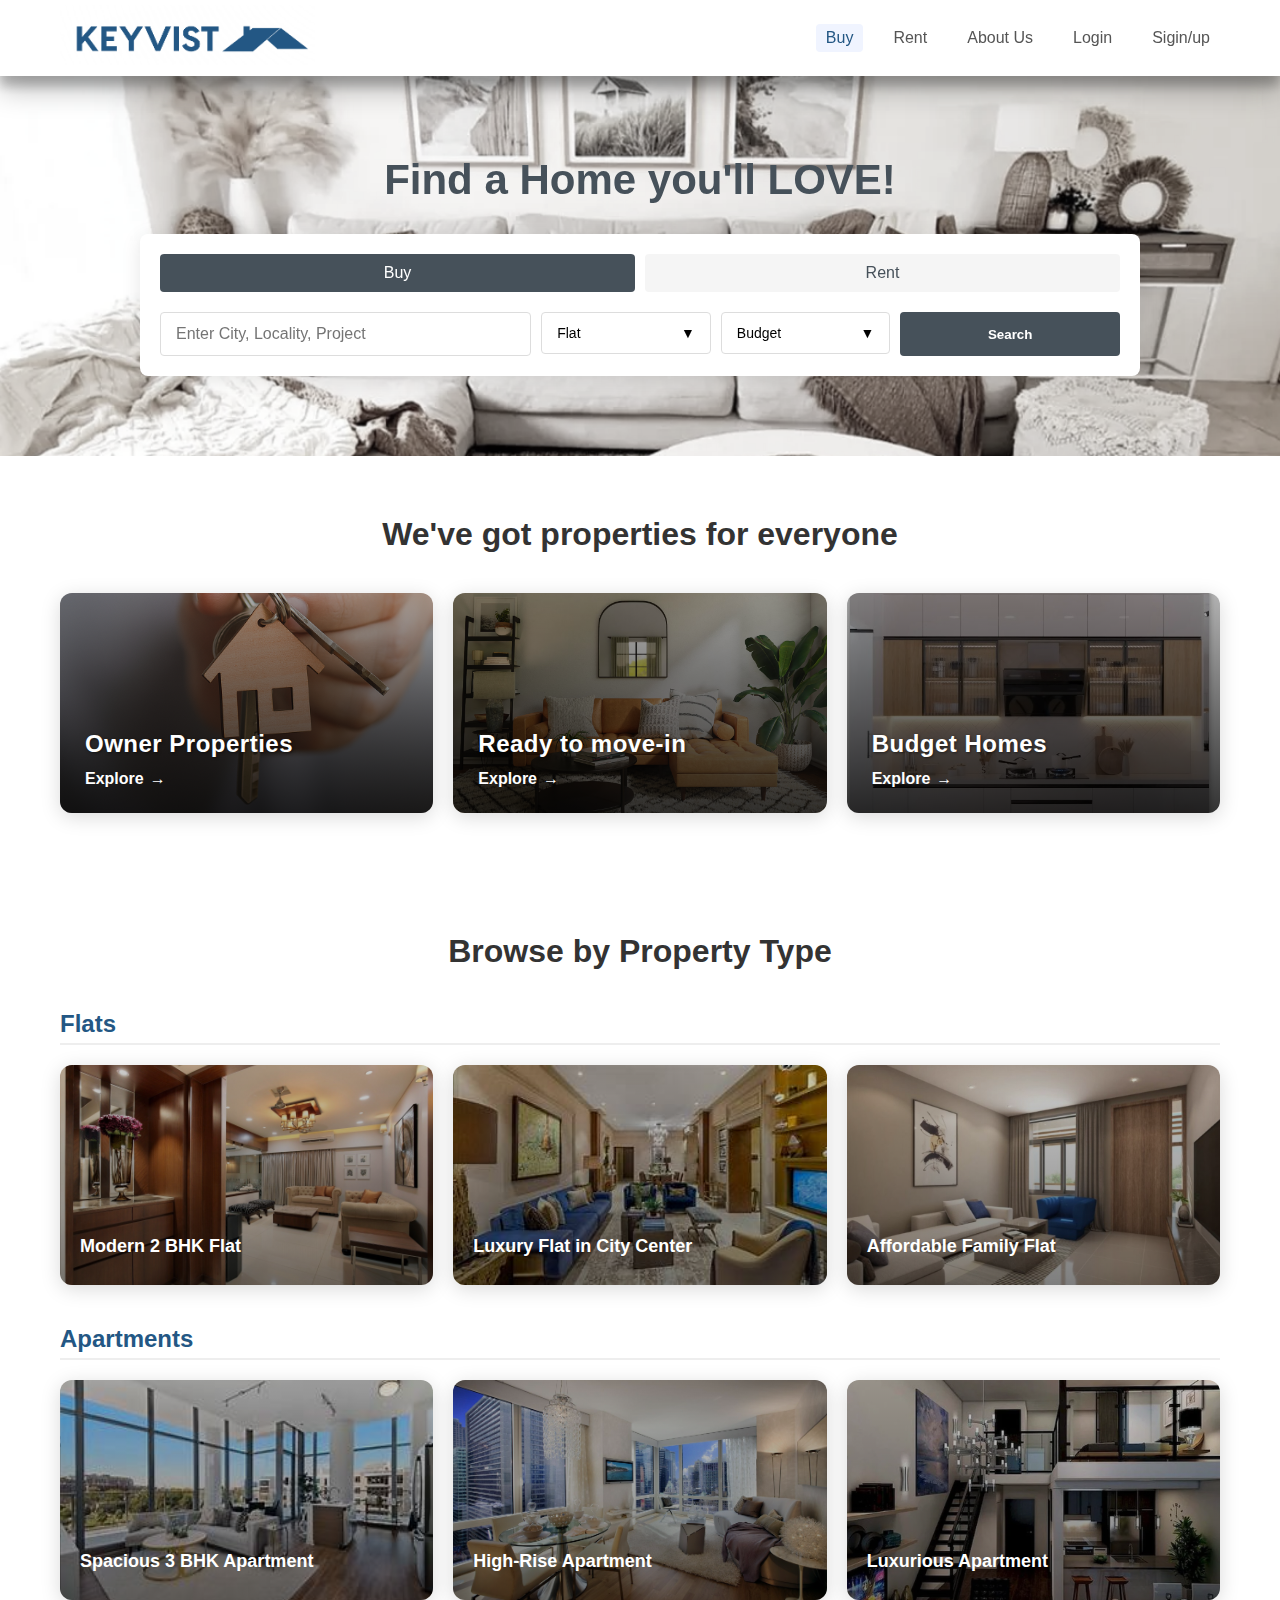
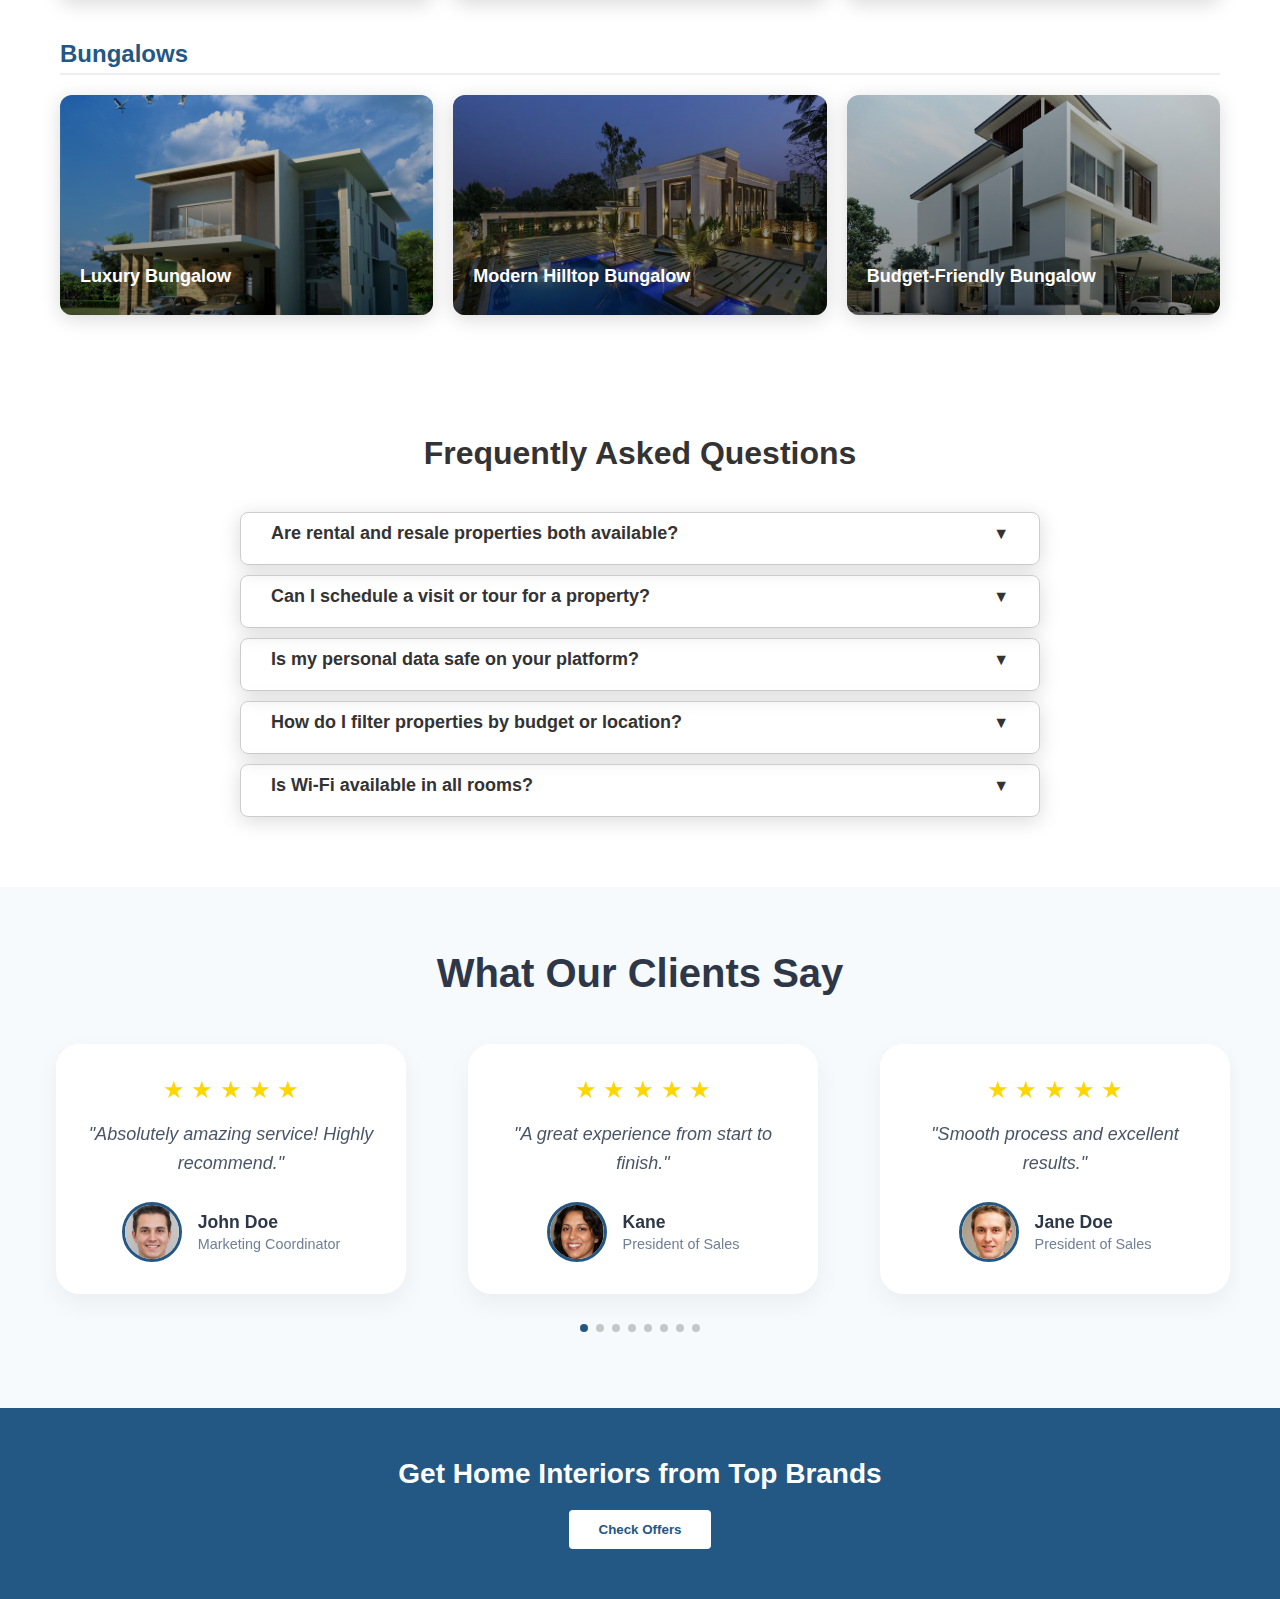
<file: index.html>
<!DOCTYPE html>
<html lang="en">

<head>
    <meta charset="UTF-8">
    <meta name="viewport" content="width=device-width, initial-scale=1.0">
    <title>Find Your Dream Home</title>
    <head>
        <!-- Swiper CSS -->
        <link rel="stylesheet" href="https://cdn.jsdelivr.net/npm/swiper@11/swiper-bundle.min.css" />
        <link rel="stylesheet" href="indexstyle.css">
    </head>

<body>
    <!-- Header Section -->
    <header>
        <div class="container header-container">
            <div class="logo">
                <img src="assets\logo.png" alt="KeyVista Logo" />
            </div>
            <nav class="nav-tabs">
                <a href="#" class="active">Buy</a>
                <a href="#">Rent</a>
                <a href="#">About Us</a>
                <a href="#">Login</a>
                <a href="#">Sigin/up</a>


            </nav>
        </div>
    </header>

    <!-- Hero Section -->
    <section class="hero">
        <div class="container">
            <h1>Find a Home you'll LOVE!</h1>
            <div class="search-container">
                <div class="search-tabs">
                    <div class="search-tab active">Buy</div>
                    <div class="search-tab">Rent</div>

                </div>
                <form class="search-form">
                    <input type="text" class="search-input" placeholder="Enter City, Locality, Project">

                    <div class="dropdown property-type">
                        <button class="dropdown-btn" type="button">Flat <span>▼</span></button>
                        <div class="dropdown-content">
                            <a href="#" data-type="flat">Flat</a>
                            <a href="#" data-type="house">House/Villa</a>

                        </div>
                    </div>

                    <div class="dropdown bhk-dropdown" style="display: none;">
                        <button class="dropdown-btn" type="button">Select Type <span>▼</span></button>
                        <div class="dropdown-content" id="bhk-options">
                            <!-- Options will be dynamically added by JavaScript -->
                        </div>
                    </div>

                    <div class="dropdown">
                        <button class="dropdown-btn" type="button">Budget <span>▼</span></button>
                        <div class="dropdown-content">
                            <a href="#">$5 Lac</a>
                            <a href="#">$10 Lac</a>
                            <a href="#">$20 Lac</a>
                            <a href="#">$30 Lac</a>
                            <a href="#">$40 Lac</a>
                            <a href="#">$50 Lac</a>
                            <a href="#">$60 Lac</a>
                        </div>
                    </div>

                    <button class="search-btn">Search</button>
                </form>
            </div>
        </div>
    </section>

    <!-- Features Section -->
    <section class="features">
        <div class="container">
            <h2>We've got properties for everyone</h2>
            <div class="feature-cards">
                <div class="feature-card" style="background-image: url('assets/F1.png');">
                    <div class="card-content">
                        <h3>Owner Properties</h3>
                        <a href="#" class="explore-link">Explore</a>
                    </div>
                </div>
                <div class="feature-card" style="background-image: url('assets/F2.png');">
                    <div class="card-content">
                        <h3>Ready to move-in</h3>
                        <a href="#" class="explore-link">Explore</a>
                    </div>
                </div>
                <div class="feature-card"
                    style="background-image: url('assets/F3.jpeg');">
                    <div class="card-content">
                        <h3>Budget Homes</h3>
                        <a href="#" class="explore-link">Explore</a>
                    </div>
                </div>
            </div>
        </div>
    </section>


    <!-- Property Listings Section -->
    <section class="property-listings">
        <div class="container">
            <h2>Browse by Property Type</h2>

            <!-- Flats -->
            <h3 class="property-type-heading">Flats</h3>
            <div class="property-cards">
                <div class="property-card" style="background-image: url('assets/Flat1.jpg');">
                    <div class="card-content">
                        <h4>Modern 2 BHK Flat</h4>
                    </div>
                </div>
                <div class="property-card" style="background-image: url('assets/Flat2.jpg');">
                    <div class="card-content">
                        <h4>Luxury Flat in City Center</h4>
                    </div>
                </div>
                <div class="property-card" style="background-image: url('assets/Flat3.jpg');">
                    <div class="card-content">
                        <h4>Affordable Family Flat</h4>
                    </div>
                </div>
            </div>

            <!-- Apartments -->
            <h3 class="property-type-heading">Apartments</h3>
            <div class="property-cards">
                <div class="property-card" style="background-image: url('assets/Ap1.jpg');">
                    <div class="card-content">
                        <h4>Spacious 3 BHK Apartment</h4>
                    </div>
                </div>
                <div class="property-card" style="background-image: url('assets/Ap2.jpg');">
                    <div class="card-content">
                        <h4>High-Rise Apartment</h4>
                    </div>
                </div>
                <div class="property-card" style="background-image: url('assets/Ap3.webp');">
                    <div class="card-content">
                        <h4>Luxurious Apartment</h4>
                    </div>
                </div>
            </div>

            <!-- Bungalows -->
            <h3 class="property-type-heading">Bungalows</h3>
            <div class="property-cards">
                <div class="property-card" style="background-image: url('assets/Bunglow1.jpg');">
                    <div class="card-content">
                        <h4>Luxury Bungalow</h4>
                    </div>
                </div>
                <div class="property-card" style="background-image: url('assets/Bunglow2.webp');">
                    <div class="card-content">
                        <h4>Modern Hilltop Bungalow</h4>
                    </div>
                </div>
                <div class="property-card" style="background-image: url('assets/Bunglow3.jpg');">
                    <div class="card-content">
                        <h4>Budget-Friendly Bungalow</h4>
                    </div>
                </div>
            </div>
        </div>
    </section>



    <section class="faq-section">
        <h2 class="faq-heading">Frequently Asked Questions</h2>

        <div class="faq-box">
            <div class="faq-question">
                <span>Are rental and resale properties both available?</span>
                <i class="arrow">&#9660;</i>
            </div>
            <div class="faq-answer">
                Yes, we list properties for rent as well as for sale, including new projects and resale homes.
            </div>
        </div>

        <div class="faq-box">
            <div class="faq-question">
                <span> Can I schedule a visit or tour for a property?</span>
                <i class="arrow">&#9660;</i>
            </div>
            <div class="faq-answer">
                Yes, you can request a visit by clicking the “Schedule a Tour” button and selecting your preferred date and time.
            </div>
        </div>

        <div class="faq-box">
            <div class="faq-question">
                <span>Is my personal data safe on your platform?</span>
                <i class="arrow">&#9660;</i>
            </div>
            <div class="faq-answer">
                Yes, we use advanced encryption and follow strict privacy protocols to protect your data.
            </div>
        </div>
        <div class="faq-box">
            <div class="faq-question">
                <span> How do I filter properties by budget or location?</span>
                <i class="arrow">&#9660;</i>
            </div>
            <div class="faq-answer">
                Use the advanced search filters on our homepage to customize your search by price, area, type, and more.
            </div>
        </div>
        <div class="faq-box">
            <div class="faq-question">
                <span>Is Wi-Fi available in all rooms?</span>
                <i class="arrow">&#9660;</i>
            </div>
            <div class="faq-answer">
                Yes, complimentary high-speed Wi-Fi is available in all rooms and public areas.
            </div>
        </div>
    </section>


    

    <!-- Testimonial Section -->
<section class="testimonials">
    <div class="testimonial-container">
        <h2>What Our Clients Say</h2>
        <div class="swiper testimonialSwiper">
            <div class="swiper-wrapper">
                <!-- Testimonial 1 -->
                <div class="swiper-slide">
                    <div class="testimonial-card">
                        <div class="stars">
                            <span class="star">★</span>
                            <span class="star">★</span>
                            <span class="star">★</span>
                            <span class="star">★</span>
                            <span class="star">★</span>
                        </div>
                        <p class="testimonial-text">"Absolutely amazing service! Highly recommend."</p>
                        <div class="client-info">
                            <img src="assets\P1.png" alt="John Doe" class="client-img">
                            <div class="client-details">
                                <h4 class="client-name">John Doe</h4>
                                <p class="client-position">Marketing Coordinator</p>
                            </div>
                        </div>
                    </div>
                </div>
                
                <!-- Testimonial 2 -->
                <div class="swiper-slide">
                    <div class="testimonial-card">
                        <div class="stars">
                            <span class="star">★</span>
                            <span class="star">★</span>
                            <span class="star">★</span>
                            <span class="star">★</span>
                            <span class="star">★</span>
                        </div>
                        <p class="testimonial-text">"A great experience from start to finish."</p>
                        <div class="client-info">
                            <img src="assets\P2.png" alt="Jane Smith" class="client-img">
                            <div class="client-details">
                                <h4 class="client-name">Kane</h4>
                                <p class="client-position">President of Sales</p>
                            </div>
                        </div>
                    </div>
                </div>

                <!-- Testimonial 3 -->
                <div class="swiper-slide">
                    <div class="testimonial-card">
                        <div class="stars">
                            <span class="star">★</span>
                            <span class="star">★</span>
                            <span class="star">★</span>
                            <span class="star">★</span>
                            <span class="star">★</span>
                        </div>
                        <p class="testimonial-text">"Smooth process and excellent results."</p>
                        <div class="client-info">
                            <img src="assets\P3.png" alt="Jane Smith" class="client-img">
                            <div class="client-details">
                                <h4 class="client-name">Jane Doe</h4>
                                <p class="client-position">President of Sales</p>
                            </div>
                        </div>
                    </div>
                </div>

                <!-- Testimonial 4 -->
                <div class="swiper-slide">
                    <div class="testimonial-card">
                        <div class="stars">
                            <span class="star">★</span>
                            <span class="star">★</span>
                            <span class="star">★</span>
                            <span class="star">★</span>
                            <span class="star">★</span>
                        </div>
                        <p class="testimonial-text">"Top-notch service all around."</p>
                        <div class="client-info">
                            <img src="assets\P4.png" alt="Jane Smith" class="client-img">
                            <div class="client-details">
                                <h4 class="client-name">Sussane</h4>
                                <p class="client-position">President of Sales</p>
                            </div>
                        </div>
                    </div>
                </div>

                <!-- Testimonial 5 -->
                <div class="swiper-slide">
                    <div class="testimonial-card">
                        <div class="stars">
                            <span class="star">★</span>
                            <span class="star">★</span>
                            <span class="star">★</span>
                            <span class="star">★</span>
                        </div>
                        <p class="testimonial-text">"Absolutely amazing service! Highly recommend."</p>
                        <div class="client-info">
                            <img src="assets\P5.png" alt="Jane Smith" class="client-img">
                            <div class="client-details">
                                <h4 class="client-name">Kylie</h4>
                                <p class="client-position">President of Sales</p>
                            </div>
                        </div>
                    </div>
                </div>

                <!-- Testimonial 6 -->
                <div class="swiper-slide">
                    <div class="testimonial-card">
                        <div class="stars">
                            <span class="star">★</span>
                            <span class="star">★</span>
                            <span class="star">★</span>
                            <span class="star">★</span>
                            <span class="star">★</span>
                        </div>
                        <p class="testimonial-text">"Professional, prompt, and reliable."</p>
                        <div class="client-info">
                            <img src="assets\P6.png" alt="Jane Smith" class="client-img">
                            <div class="client-details">
                                <h4 class="client-name">Albert</h4>
                                <p class="client-position">President of Sales</p>
                            </div>
                        </div>
                    </div>
                </div>

                <!-- Testimonial 7 -->
                <div class="swiper-slide">
                    <div class="testimonial-card">
                        <div class="stars">
                            <span class="star">★</span>
                            <span class="star">★</span>
                            <span class="star">★</span>
                            <span class="star">★</span>
                        </div>
                        <p class="testimonial-text">"Smooth process and excellent results."</p>
                        <div class="client-info">
                            <img src="assets\P7.png" alt="Jane Smith" class="client-img">
                            <div class="client-details">
                                <h4 class="client-name">Mary</h4>
                                <p class="client-position">President of Sales</p>
                            </div>
                        </div>
                    </div>
                </div>
                
                <!-- Testimonial 8 -->
                <div class="swiper-slide">
                    <div class="testimonial-card">
                        <div class="stars">
                            <span class="star">★</span>
                            <span class="star">★</span>
                            <span class="star">★</span>
                            <span class="star">★</span>
                            <span class="star">★</span>
                        </div>
                        <p class="testimonial-text">"Professional, prompt, and personable!"</p>
                        <div class="client-info">
                            <img src="assets\P8.png" alt="Alex Brown" class="client-img">
                            <div class="client-details">
                                <h4 class="client-name">Alex Brown</h4>
                                <p class="client-position">Web Designer</p>
                            </div>
                        </div>
                    </div>
                </div>
            </div>
            <div class="swiper-pagination"></div>
        </div>
    </div>
</section>

    <!-- CTA Section -->
    <section class="cta">
        <div class="container">
            <div class="cta-content">
                <h2>Get Home Interiors from Top Brands</h2>
                <button class="cta-btn">Check Offers</button>
            </div>
        </div>
    </section>

    <!-- Load Swiper JS before your script.js -->
<script src="https://cdn.jsdelivr.net/npm/swiper@11/swiper-bundle.min.js"></script>
<script src="script.js"></script>
</body>

</html>
</file>
<file: indexstyle.css>
/* Global Styles */
* {
  margin: 0;
  padding: 0;
  box-sizing: border-box;
  font-family: 'Segoe UI', Tahoma, Geneva, Verdana, sans-serif;
}

.container {
  max-width: 1200px;
  margin: 0 auto;
  padding: 0 20px;
}

/* Header */
header {
  background-color: white;
  box-shadow: rgba(0, 0, 0, 0.25) 0px 14px 28px, rgba(0, 0, 0, 0.22) 0px 10px 10px;
  padding: 5px 0;
  position: sticky;
  top: 0;
  z-index: 100;
}

.header-container {
  display: flex;
  justify-content: space-between;
  align-items: center;
}

.logo {
  font-size: 24px;
  font-weight: bold;
  color: #235784;
}

.logo img {
  height: 60px;
}

.nav-tabs {
  display: flex;
  gap: 20px;
  flex-wrap: wrap;
}

.nav-tabs a {
  text-decoration: none;
  color: #555;
  font-weight: 500;
  padding: 5px 10px;
  border-radius: 4px;
  transition: all 0.3s;
}

.nav-tabs a:hover,
.nav-tabs a.active {
  color: #235784;
  background-color: #f0f4ff;
}

/* Hero Section */
.hero {
  background: url('assets/main.png') no-repeat center center;
  background-size: cover;
  color: #235784;
  padding: 80px 0;
  text-align: center;
  position: relative;
  filter: grayscale(80%);
}

.hero h1 {
  font-size: 42px;
  margin-bottom: 30px;
  color: #235784 !important;
  text-shadow: none;
  -webkit-font-smoothing: antialiased;
  -moz-osx-font-smoothing: grayscale;
}

/* Search Container */
.search-container {
  background-color: white;
  border-radius: 8px;
  padding: 20px;
  max-width: 1000px;
  margin: 0 auto;
  box-shadow: 0 4px 20px rgba(0, 0, 0, 0.1);
  color: #333;
}

.search-tabs {
  display: flex;
  justify-content: space-between;
  margin-bottom: 20px;
  flex-wrap: wrap;
  gap: 10px;
}

.search-tab {
  padding: 10px 15px;
  background-color: #f5f5f5;
  border-radius: 4px;
  cursor: pointer;
  font-weight: 500;
  color: #235784;
  flex: 1;
  min-width: 100px;
  text-align: center;
}

.search-tab.active {
  background-color: #235784;
  color: white;
}

.search-form {
  display: flex;
  gap: 10px;
  flex-wrap: wrap;
}

.search-input {
  flex: 2;
  padding: 12px 15px;
  border: 1px solid #ddd;
  border-radius: 4px;
  font-size: 16px;
  min-width: 200px;
}

.dropdown {
  position: relative;
  flex: 1;
  min-width: 150px;
}

.dropdown-btn {
  width: 100%;
  padding: 12px 15px;
  background-color: white;
  border: 1px solid #ddd;
  border-radius: 4px;
  text-align: left;
  cursor: pointer;
  display: flex;
  justify-content: space-between;
  align-items: center;
  font-size: 14px;
}

.dropdown-content {
  display: none;
  position: absolute;
  background-color: white;
  width: 100%;
  box-shadow: 0 8px 16px rgba(0, 0, 0, 0.1);
  z-index: 1;
  border-radius: 4px;
  max-height: 300px;
  overflow-y: auto;
}

.dropdown-content a {
  color: #333;
  padding: 12px 16px;
  text-decoration: none;
  display: block;
  font-size: 14px;
}

.dropdown-content a:hover {
  background-color: #f5f5f5;
}

.search-btn {
  padding: 12px 25px;
  background-color: #235784;
  color: white;
  border: none;
  border-radius: 4px;
  cursor: pointer;
  font-weight: bold;
  transition: background-color 0.3s;
  flex: 1;
  min-width: 120px;
}

.search-btn:hover {
  background-color: #3a5bef;
}

/* Features Section */
.features {
  padding: 60px 0;
}

.features h2 {
  text-align: center;
  margin-bottom: 40px;
  font-size: 32px;
  color: #333;
  -webkit-font-smoothing: antialiased;
  -moz-osx-font-smoothing: grayscale;
}

.feature-cards {
  display: grid;
  grid-template-columns: repeat(auto-fit, minmax(250px, 1fr));
  gap: 20px;
}

.feature-card {
  background-size: cover;
  background-position: center;
  height: 220px;
  border-radius: 12px;
  display: flex;
  flex-direction: column;
  justify-content: flex-end;
  padding: 25px;
  box-shadow: 0 4px 20px rgba(0, 0, 0, 0.15);
  position: relative;
  overflow: hidden;
  transition: transform 0.3s ease;
}

.feature-card::before {
  content: "";
  position: absolute;
  inset: 0;
  background: linear-gradient(to top, rgba(0, 0, 0, 0.8), rgba(0, 0, 0, 0.3));
  z-index: 1;
}

.feature-card .card-content {
  position: relative;
  z-index: 2;
}

.feature-card h3 {
  margin-bottom: 12px;
  font-size: 24px;
  color: white;
  font-weight: 700;
  text-shadow: 1px 1px 3px rgba(0, 0, 0, 0.5);
  -webkit-font-smoothing: antialiased;
  -moz-osx-font-smoothing: grayscale;
  letter-spacing: 0.5px;
}

.feature-card .explore-link {
  color: white;
  font-weight: 600;
  text-decoration: none;
  display: inline-flex;
  align-items: center;
  background: none;
  padding: 0;
  border-radius: 0;
  transition: all 0.3s ease;
}

.feature-card .explore-link::after {
  content: "→";
  margin-left: 6px;
  transition: transform 0.3s ease;
}

.feature-card .explore-link:hover::after {
  transform: translateX(3px);
}

.feature-card:hover {
  transform: translateY(-5px);
}

/* Property Listings */
.property-listings {
  padding: 60px 0;
}

.property-listings h2 {
  text-align: center;
  margin-bottom: 30px;
  font-size: 32px;
  color: #333;
}

.property-type-heading {
  margin-top: 40px;
  margin-bottom: 20px;
  font-size: 24px;
  color: #235784;
  border-bottom: 2px solid #eee;
  padding-bottom: 5px;
}

.property-cards {
  display: grid;
  grid-template-columns: repeat(auto-fit, minmax(250px, 1fr));
  gap: 20px;
}

.property-card {
  background-size: cover;
  background-position: center;
  height: 220px;
  border-radius: 12px;
  color: white;
  display: flex;
  flex-direction: column;
  justify-content: flex-end;
  padding: 20px;
  box-shadow: 0 4px 20px rgba(0, 0, 0, 0.15);
  position: relative;
  overflow: hidden;
  transition: transform 0.3s ease;
}

.property-card::before {
  content: "";
  position: absolute;
  inset: 0;
  background: linear-gradient(to top, rgba(0, 0, 0, 0.5), rgba(0, 0, 0, 0.2));
  z-index: 1;
}

.property-card .card-content {
  position: relative;
  z-index: 2;
}

.property-card h4 {
  margin-bottom: 8px;
  font-size: 18px;
  color: white;
}

.property-card:hover {
  transform: translateY(-5px);
}

/* Testimonials Section */
.testimonials {
  padding: 4rem 1rem;
  background-color: #f7fafc;
}

.testimonial-container {
  max-width: 1200px;
  margin: auto;
  text-align: center;
}

.testimonial-container h2 {
  font-size: 2.5rem;
  margin-bottom: 2rem;
  color: #2d3748;
}

.testimonial-card {
  background: white;
  padding: 2rem;
  border-radius: 1.5rem;
  box-shadow: 0 10px 25px rgba(0, 0, 0, 0.05);
  height: 100%;
  max-width: 350px;
  margin: 0 auto;
  display: flex;
  flex-direction: column;
  align-items: center;
  text-align: center;
}

.stars {
  color: #FFD700;
  font-size: 1.5rem;
  margin-bottom: 1rem;
}

.testimonial-text {
  color: #4a5568;
  font-size: 1.125rem;
  font-style: italic;
  margin-bottom: 1.5rem;
  line-height: 1.6;
}

.client-info {
  display: flex;
  align-items: center;
  margin-top: auto;
}

.client-img {
  width: 60px;
  height: 60px;
  border-radius: 50%;
  object-fit: cover;
  margin-right: 1rem;
  border: 3px solid #235784;
}

.client-details {
  text-align: left;
}

.client-name {
  font-size: 1.1rem;
  color: #2d3748;
  margin-bottom: 0.2rem;
}

.client-position {
  color: #718096;
  font-size: 0.9rem;
  margin: 0;
}

.swiper-slide {
  padding: 1rem;
  height: auto;
}

.swiper-pagination {
  margin-top: 1rem;
  position: relative;
}

.swiper-pagination-bullet-active {
  background: #235784;
}

.testimonialSwiper {
  overflow: hidden !important;
}

.swiper-wrapper {
  display: flex !important;
  flex-direction: row !important;
  width: auto !important;
}

.swiper-slide {
  width: auto !important;
  height: auto !important;
  flex-shrink: 0 !important;
}

/* CTA Section */
.cta {
  background-color: #235784;
  color: white;
  padding: 50px 0;
  text-align: center;
}

.cta-content {
  max-width: 600px;
  margin: 0 auto;
}

.cta h2 {
  font-size: 28px;
  margin-bottom: 20px;
}

.cta-btn {
  padding: 12px 30px;
  background-color: white;
  color: #235784;
  border: none;
  border-radius: 4px;
  font-weight: bold;
  cursor: pointer;
  transition: all 0.3s;
}

.cta-btn:hover {
  background-color: #f0f4ff;
  transform: translateY(-2px);
}

/* Responsive */
@media (max-width: 768px) {
  .header-container {
    flex-direction: column;
    gap: 15px;
  }

  .nav-tabs {
    justify-content: center;
  }

  .search-form {
    flex-direction: column;
  }

  .search-tabs {
    flex-wrap: wrap;
    gap: 10px;
  }

  .search-tab {
    flex: 1 0 calc(33% - 10px);
  }

  .search-input,
  .dropdown,
  .search-btn {
    width: 100%;
  }

  .feature-card h3 {
    font-size: 20px;
  }

  .feature-card .explore-link {
    padding: 6px 0;
  }
}



/* FAQ Section Styles */
.faq-section {
  padding: 60px 10%;
  background-color: #fff;
}

.faq-heading {
  text-align: center;
  font-size: 32px;
  color: #333;
  font-weight: bold;
  margin-bottom: 40px;
  font-family: "Poppins", sans-serif;
}

.faq-box {
  border: 1px solid #ccc;
  border-radius: 8px;
  padding: 10px 30px;
  margin: 10px auto; /* centers the box */
  width: 80%; /* reduce this to control the width */
  max-width: 800px; /* optional: set a max-width for larger screens */
  transition: background-color 0.3s ease;
  cursor: pointer;
  box-shadow: 0 4px 20px rgba(0, 0, 0, 0.15);

}


.faq-box:hover {
  background-color: #f9f9f9;
}

.faq-question {
  display: flex;
  justify-content: space-between;
  align-items: center;
  font-size: 18px;
  font-weight: 600;
  font-family: "Poppins", sans-serif;
  color: #333;
}

.arrow {
  font-size: 16px;
  transition: transform 0.3s ease;
}

.faq-box:hover .arrow {
  transform: rotate(180deg);
}

.faq-answer {
  max-height: 0;
  overflow: hidden;
  opacity: 0;
  margin-top: 10px;
  font-size: 16px;
  color: #555;
  transition: all 0.4s ease;
  font-family: "Poppins", sans-serif;
}

.faq-box:hover .faq-answer {
  max-height: 200px;
  opacity: 1;
}
</file>
